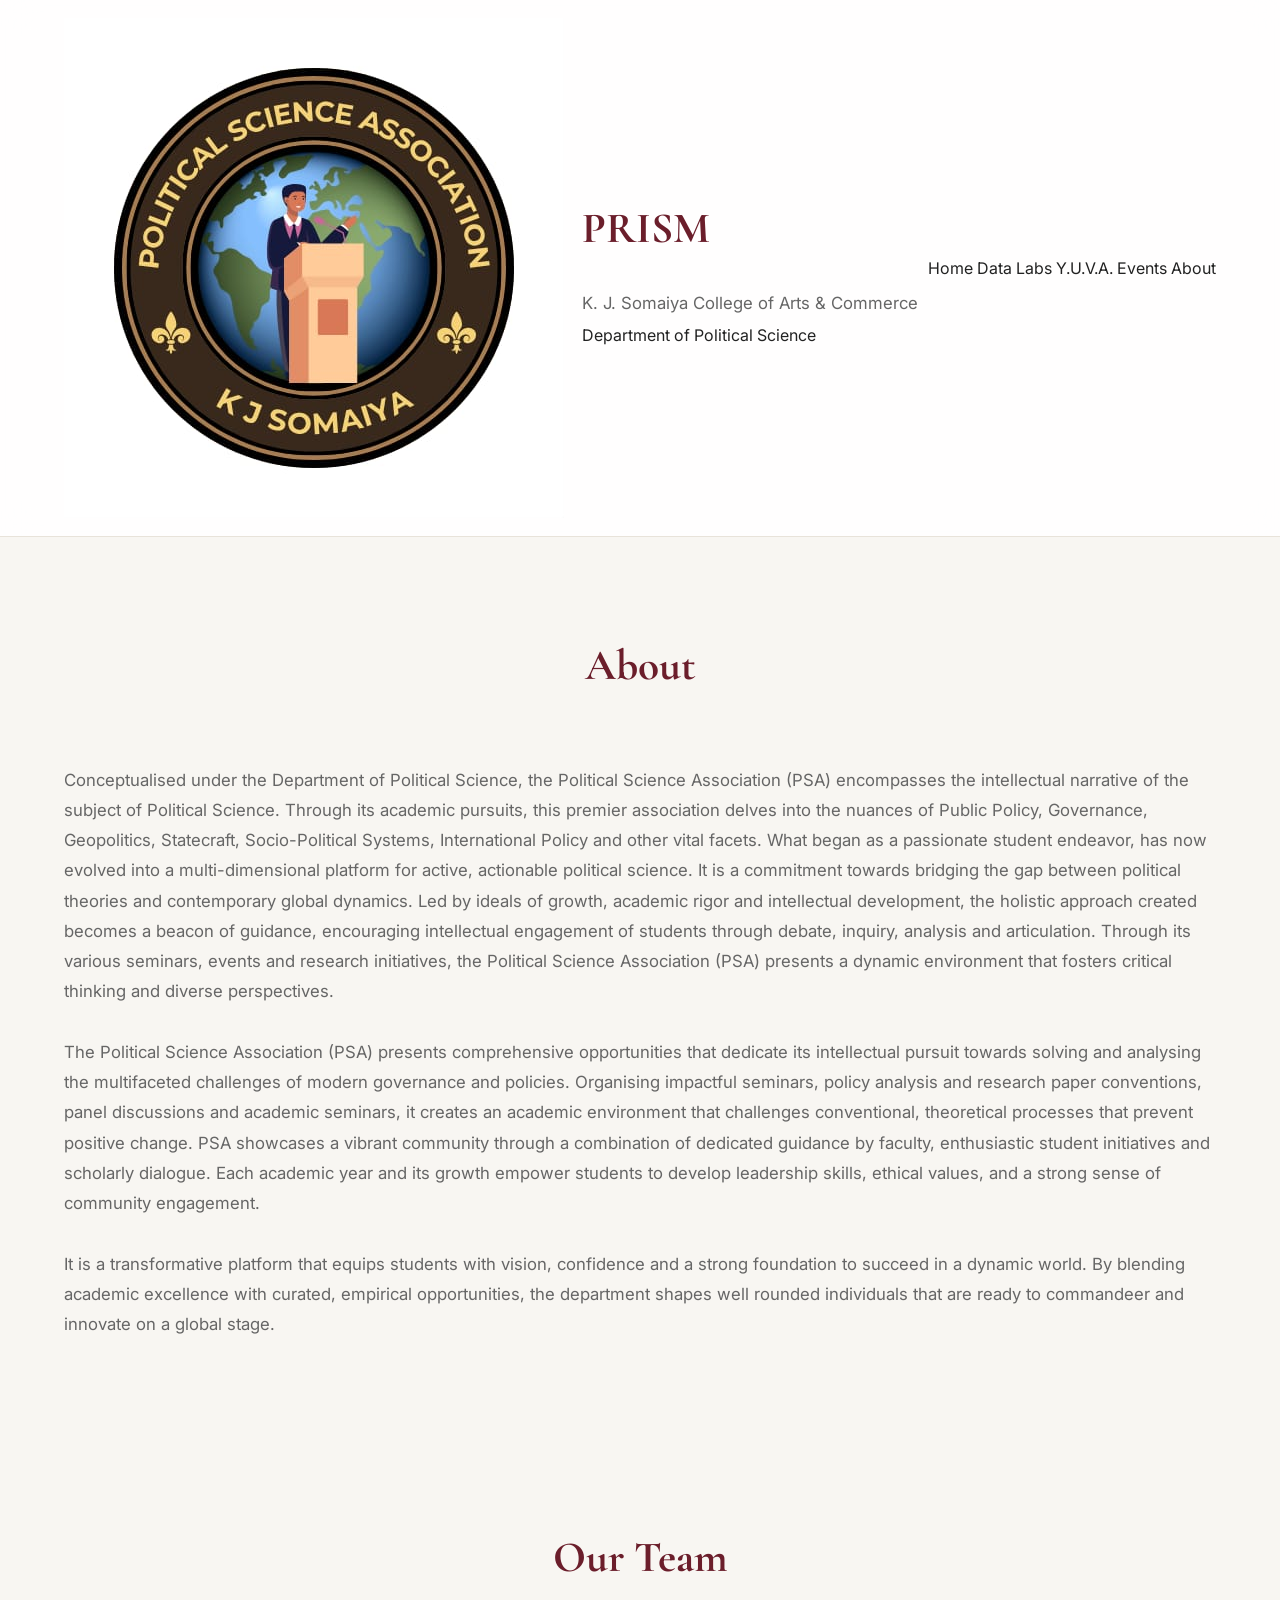
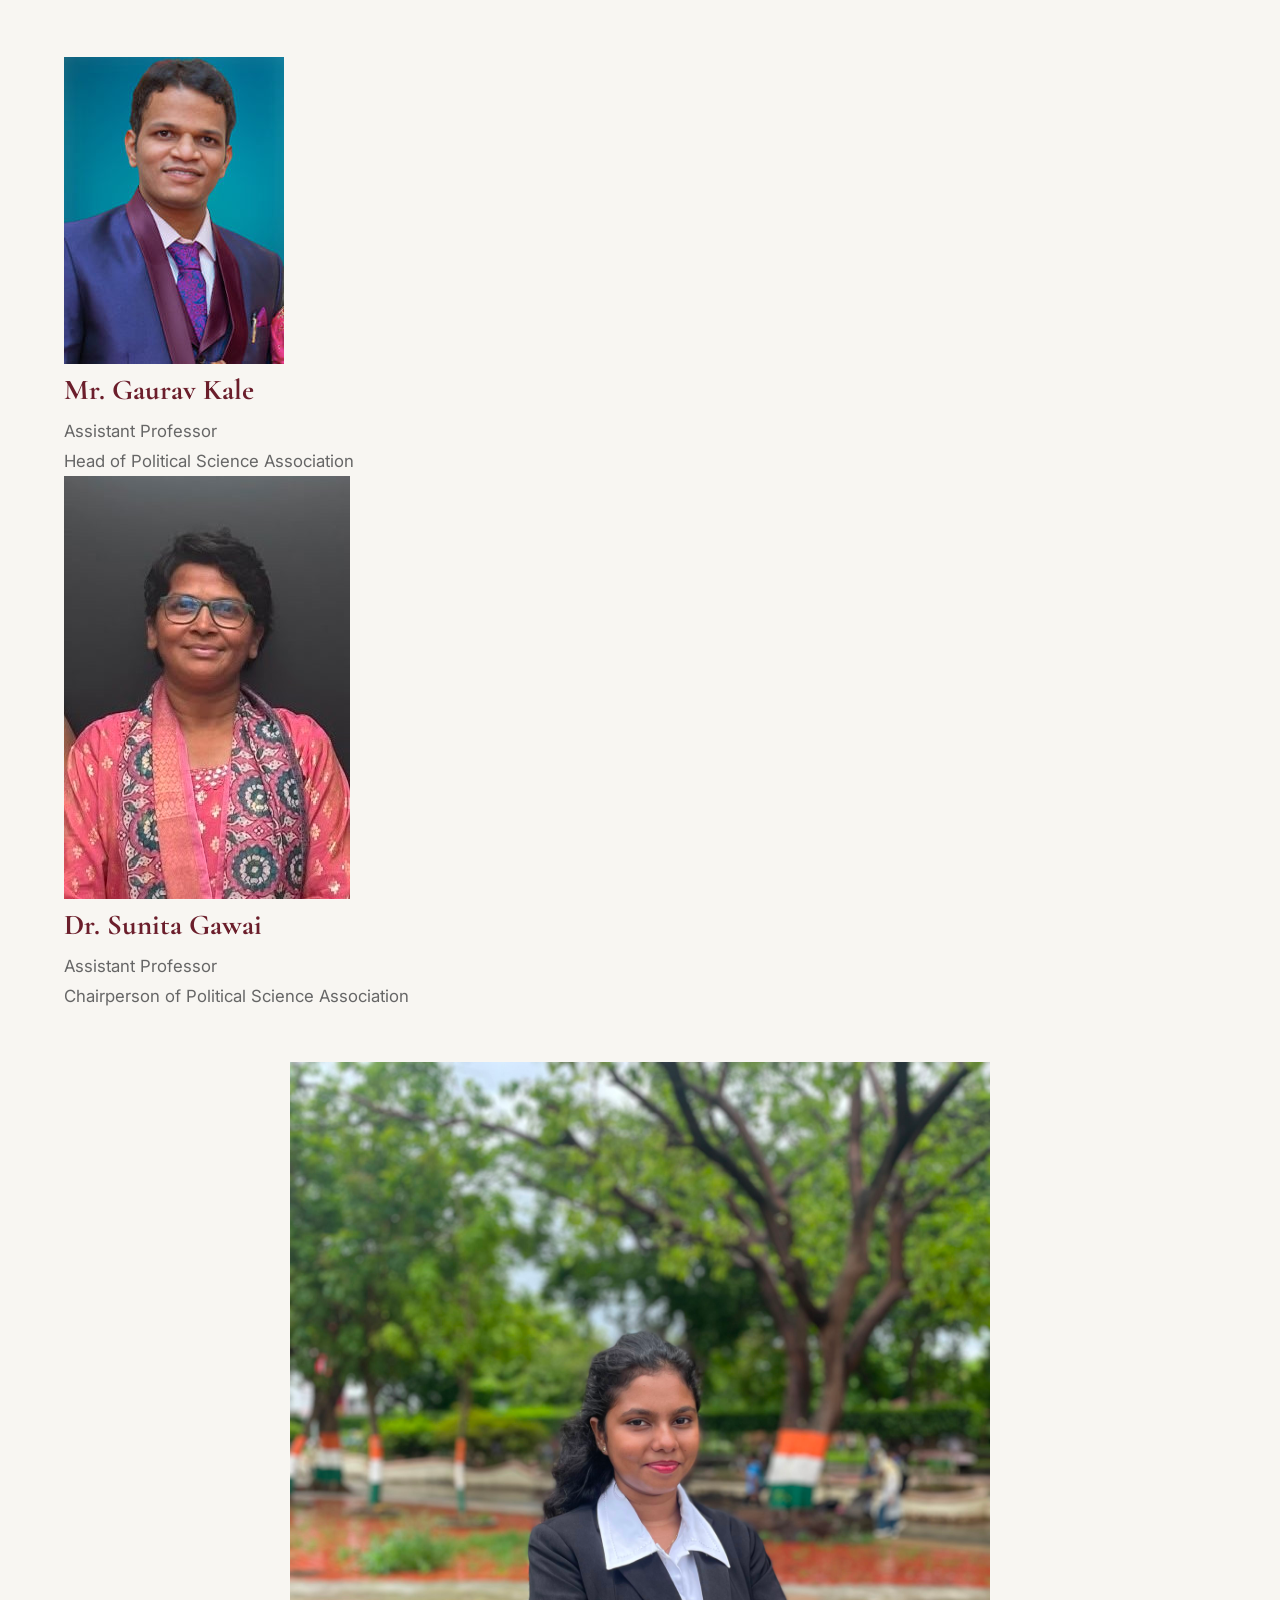
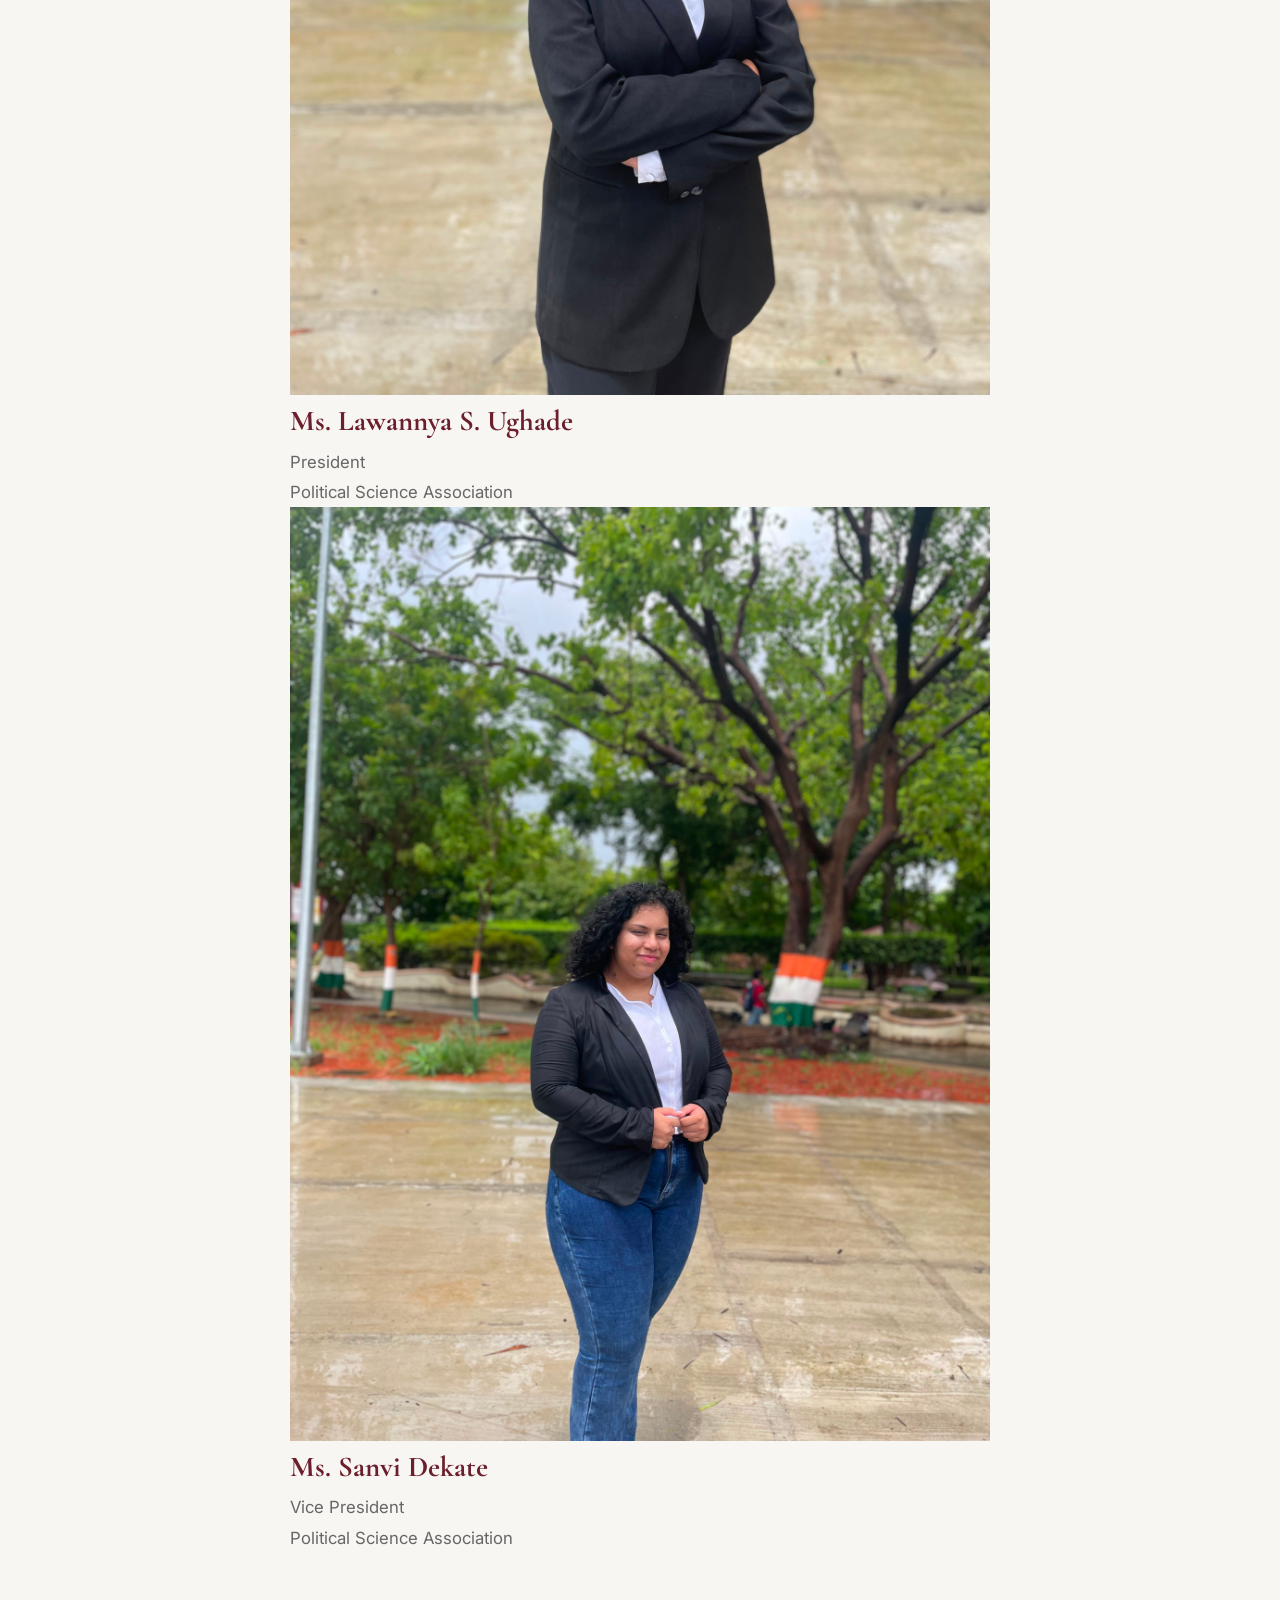
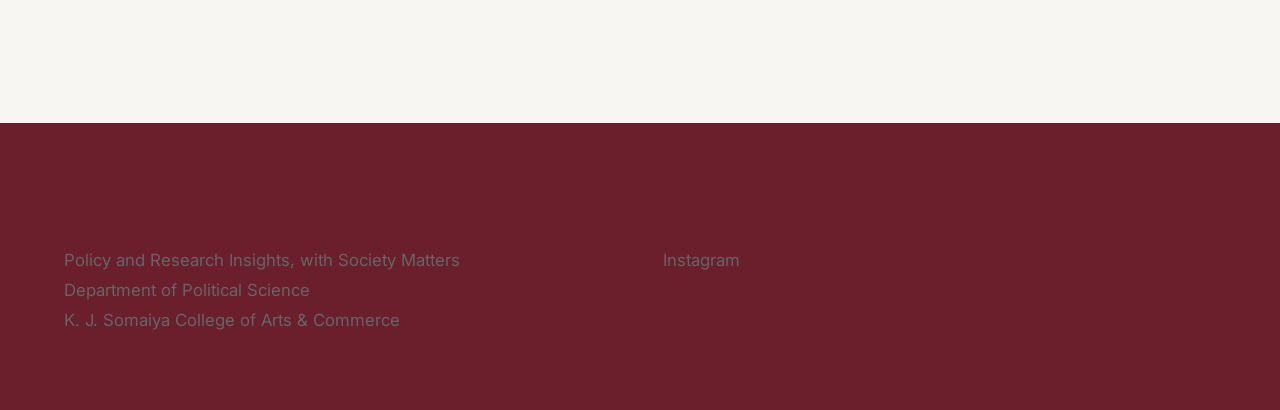
<file: pages/about.html>
<!DOCTYPE html>
<html lang="en">

<head>

<meta charset="UTF-8">

<meta name="viewport" content="width=device-width, initial-scale=1.0">

<title>About | PRISM</title>

<meta name="description" content="About the Department of Political Science.">

<link rel="preconnect" href="https://fonts.googleapis.com">

<link rel="preconnect" href="https://fonts.gstatic.com" crossorigin>

<link href="https://fonts.googleapis.com/css2?family=Cormorant+Garamond:wght@500;600;700&family=Inter:wght@300;400;500;600;700&display=swap" rel="stylesheet">

<link rel="stylesheet" href="../css/style.css">

</head>

<body>

<header class="header">

<div class="container navbar">

<a href="../index.html" class="logo">

<img src="../images/logo.png" alt="PRISM Logo">

<div class="logo-text">

<h2>PRISM</h2>

<p>K. J. Somaiya College of Arts & Commerce</p>

<span>Department of Political Science</span>

</div>

</a>

<nav class="nav-menu">

<a href="../index.html">Home</a>

<a href="datalabs.html">Data Labs</a>

<a href="yuva.html">Y.U.V.A.</a>

<a href="events.html">Events</a>

<a href="about.html" class="active">About</a>

</nav>

</div>

</header>

<main>

<section>

<div class="container">

<h2 class="section-title">

About

</h2>

<p class="section-description">

Conceptualised under the Department of Political Science, the Political Science Association (PSA) encompasses the intellectual narrative of the subject of Political Science. Through its academic pursuits, this premier association delves into the nuances of Public Policy, Governance, Geopolitics, Statecraft, Socio-Political Systems, International Policy and other vital facets. What began as a passionate student endeavor, has now evolved into a multi-dimensional platform for active, actionable political science. It is a commitment towards bridging the gap between political theories and contemporary global dynamics. Led by ideals of growth, academic rigor and intellectual development, the holistic approach created becomes a beacon of guidance, encouraging intellectual engagement of students through debate, inquiry, analysis and articulation. Through its various seminars, events and research initiatives, the Political Science Association (PSA) presents a dynamic environment that fosters critical thinking and diverse perspectives.

<br><br>

The Political Science Association (PSA) presents comprehensive opportunities that dedicate its intellectual pursuit towards solving and analysing the multifaceted challenges of modern governance and policies. Organising impactful seminars, policy analysis and research paper conventions, panel discussions and academic seminars, it creates an academic environment that challenges conventional, theoretical processes that prevent positive change. PSA showcases a vibrant community through a combination of dedicated guidance by faculty, enthusiastic student initiatives and scholarly dialogue. Each academic year and its growth empower students to develop leadership skills, ethical values, and a strong sense of community engagement.

<br><br>

It is a transformative platform that equips students with vision, confidence and a strong foundation to succeed in a dynamic world. By blending academic excellence with curated, empirical opportunities, the department shapes well rounded individuals that are ready to commandeer and innovate on a global stage.

</p>

</div>

</section>

<section>

<div class="container">

<h2 class="section-title">

Our Team

</h2>

<div class="cards-grid">

<div class="card">

<img src="../images/faculty/gaurav-kale.jpg" alt="Mr. Gaurav Kale">

<h3>Mr. Gaurav Kale</h3>

<p>Assistant Professor</p>

<p>Head of Political Science Association</p>

</div>

<div class="card">

<img src="../images/faculty/sunita-gawai.jpg" alt="Dr. Sunita Gawai">

<h3>Dr. Sunita Gawai</h3>

<p>Assistant Professor</p>

<p>Chairperson of Political Science Association</p>

</div>

</div>

<div class="cards-grid" style="max-width:700px; margin:50px auto 0; justify-content:center;">

<div class="card">

<img src="../images/faculty/lawannya-ughade.jpg" alt="Ms. Lawannya S. Ughade">

<h3>Ms. Lawannya S. Ughade</h3>

<p>President</p>

<p>Political Science Association</p>

</div>

<div class="card">

<img src="../images/faculty/sanvi-dekate.jpg" alt="Ms. Sanvi Dekate">

<h3>Ms. Sanvi Dekate</h3>

<p>Vice President</p>

<p>Political Science Association</p>

</div>

</div>

</div>

</section>

</main>

<footer class="footer">

<div class="container footer-grid">

<div>

<h3>PRISM</h3>

<p>Policy and Research Insights, with Society Matters</p>

<p>Department of Political Science</p>

<p>K. J. Somaiya College of Arts & Commerce</p>

</div>

<div>

<h3>Connect</h3>

<p>

<a href="https://www.instagram.com/kjsac_psa" target="_blank">

Instagram

</a>

</p>

<p>

<a href="https://www.linkedin.com/in/political-science-association-kj-somaiya-college-of-arts-and-commerce
</file>
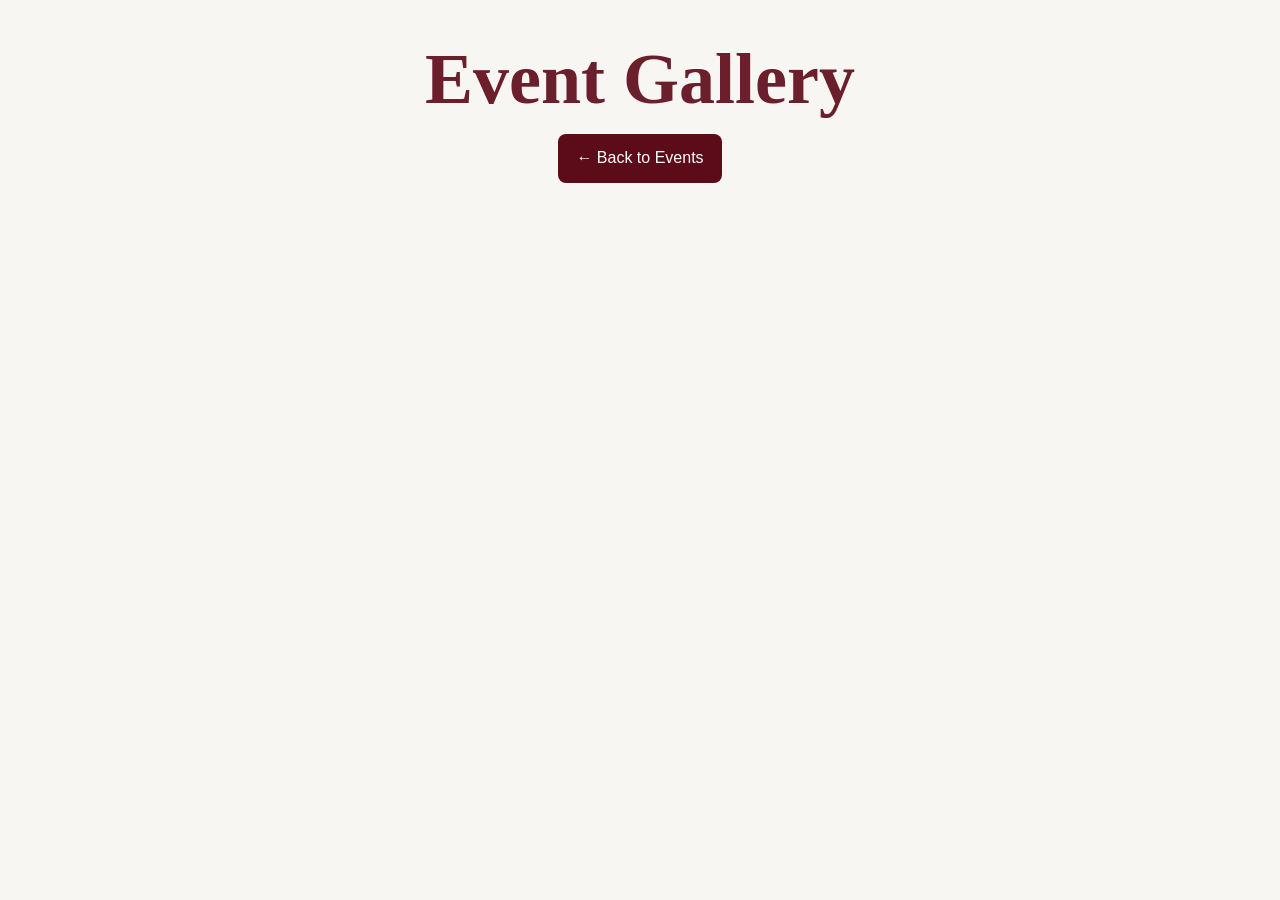
<file: pages/gallery.html>
<!DOCTYPE html>
<html lang="en">
<head>
    <meta charset="UTF-8">
    <meta name="viewport" content="width=device-width, initial-scale=1.0">
    <title>PRISM Gallery</title>

    <link rel="stylesheet" href="../css/style.css">
</head>

<body>

<header class="page-header">
    <h1 id="galleryTitle">Event Gallery</h1>

    <a href="events.html" class="back-btn">
        ← Back to Events
    </a>
</header>

<section class="gallery-container" id="gallery"></section>

<div class="lightbox" id="lightbox">

    <span class="close-btn">&times;</span>

    <button class="prev">&#10094;</button>

    <img id="lightboxImg">

    <button class="next">&#10095;</button>

</div>

<script>

const params = new URLSearchParams(window.location.search);
const event = params.get("event");

const gallery = document.getElementById("gallery");
const title = document.getElementById("galleryTitle");
const lightbox = document.getElementById("lightbox");
const lightboxImg = document.getElementById("lightboxImg");

let currentIndex = 0;

const events = {

aawaz:{
title:"Aawaz-e-Youth",
folder:"../images/aawaz/",
count:10
},

"youth-parliament":{
title:"Youth Parliament",
folder:"../images/youth-parliament/",
count:4
},

"farewell-2026":{
title:"Farewell 2026",
folder:"../images/farewell-2026/",
count:8
},

"psa-prelude":{
title:"PSA Prelude",
folder:"../images/psa-preleude/",
count:1
}

};

const data = events[event];

if(data){

title.innerText=data.title;

for(let i=1;i<=data.count;i++){

const img=document.createElement("img");

img.src=data.folder+i+".jpg";

img.alt=data.title;

img.classList.add("gallery-image");

img.onclick=()=>{

currentIndex=i;

lightbox.style.display="flex";

lightboxImg.src=img.src;

};

gallery.appendChild(img);

}

}

document.querySelector(".close-btn").onclick=()=>{

lightbox.style.display="none";

};
document.querySelector(".next").onclick = () => {

    if(currentIndex < data.count){

        currentIndex++;

    }else{

        currentIndex = 1;

    }

    lightboxImg.src = data.folder + currentIndex + ".jpg";

};

document.querySelector(".prev").onclick = () => {

    if(currentIndex > 1){

        currentIndex--;

    }else{

        currentIndex = data.count;

    }

    lightboxImg.src = data.folder + currentIndex + ".jpg";

};

lightbox.onclick = (e) => {

    if(e.target === lightbox){

        lightbox.style.display = "none";

    }

};

document.addEventListener("keydown", (e)=>{

    if(lightbox.style.display==="flex"){

        if(e.key==="ArrowRight"){

            document.querySelector(".next").click();

        }

        if(e.key==="ArrowLeft"){

            document.querySelector(".prev").click();

        }

        if(e.key==="Escape"){

            lightbox.style.display="none";

        }

    }

});

</script>

</body>
</html>
</file>
<file: css/style.css>
/* ======================================================
   PRISM WEBSITE
   Department of Political Science
   K. J. Somaiya College of Arts & Commerce (Autonomous)
   Reaccredited by NAAC with Grade 'A'
====================================================== */


/* ======================================================
   ROOT VARIABLES
====================================================== */

:root{

    --primary:#6B1E2B;
    --primary-dark:#4D1420;
    --accent:#C8A96A;

    --background:#F8F6F2;
    --surface:#FFFFFF;

    --text:#222222;
    --text-light:#666666;

    --border:#E8E3DA;

    --shadow:0 12px 35px rgba(0,0,0,.08);
    --shadow-hover:0 18px 45px rgba(0,0,0,.12);

    --radius:18px;

    --transition:.35s ease;

    --max-width:1200px;

}


/* ======================================================
   RESET
====================================================== */

*{
    margin:0;
    padding:0;
    box-sizing:border-box;
}

html{
    scroll-behavior:smooth;
}

body{

    font-family:'Inter',sans-serif;

    background:var(--background);

    color:var(--text);

    line-height:1.8;

    overflow-x:hidden;

}

img{

    max-width:100%;
    display:block;

}

a{

    text-decoration:none;

    color:inherit;

}

ul{

    list-style:none;

}


/* ======================================================
   TYPOGRAPHY
====================================================== */

h1,
h2,
h3,
h4{

    font-family:'Cormorant Garamond',serif;

    color:var(--primary);

    font-weight:700;

}

h1{

    font-size:4.5rem;

    line-height:1.1;

}

h2{

    font-size:2.7rem;

    margin-bottom:20px;

}

h3{

    font-size:1.8rem;

}

p{

    color:var(--text-light);

    font-size:1.05rem;

}


/* ======================================================
   LAYOUT
====================================================== */

.container{

    width:90%;

    max-width:var(--max-width);

    margin:auto;

}

section{

    padding:90px 0;

}

.section-title{

    text-align:center;

    margin-bottom:60px;

}

.section-title p{

    max-width:700px;

    margin:15px auto 0;

}


/* ======================================================
   HEADER
====================================================== */

.header{

    position:sticky;

    top:0;

    z-index:1000;

    background:rgba(255,255,255,.88);

    backdrop-filter:blur(18px);

    border-bottom:1px solid var(--border);

}


/* ======================================================
   NAVBAR
====================================================== */

.navbar{

    display:flex;

    justify-content:space-between;

    align-items:center;

    padding:18px 0;

}

.logo{

    display:flex;
    align-items:center;
    gap:18px;
    text-decoration:none;

}

.logo-image{

    width:60px;
    height:60px;
    object-fit:contain;
    display:block;
    margin:0;

}

.logo-text{

    display:flex;
    flex-direction:column;
    justify-content:center;

}

.logo-text h1{

    font-family:'Cormorant Garamond', serif;

    font-size:3rem;

    font-weight:700;

    color:var(--primary);

    margin:0;

    line-height:1;

}

.logo-text span{

    font-size:1rem;

    line-height:1.4;

    margin-top:6px;

}

.nav-links{

    display:flex;

    gap:35px;

    align-items:center;

}

.nav-links a{

    font-weight:600;

    position:relative;

    transition:var(--transition);

}

.nav-links a:hover{

    color:var(--primary);

}

.nav-links a.active{

    color:var(--primary);

}

.nav-links a::after{

    content:"";

    position:absolute;

    left:0;

    bottom:-8px;

    width:0;

    height:2px;

    background:var(--primary);

    transition:var(--transition);

}

.nav-links a:hover::after,
.nav-links a.active::after{

    width:100%;

}

.menu-toggle{

    display:none;

    background:none;

    border:none;

    font-size:1.5rem;

    cursor:pointer;

    color:var(--primary);

}


/* ======================================================
   HERO
====================================================== */

.hero{

    min-height:85vh;

    display:flex;

    align-items:center;

    text-align:center;

}

.hero-content{

    max-width:900px;

    margin:auto;

}

.hero-tag{

    color:var(--accent);

    text-transform:uppercase;

    letter-spacing:3px;

    font-size:.95rem;

    font-weight:600;

    margin-bottom:20px;

}

.hero h1{

    margin-bottom:15px;

}

.hero h2{

    color:var(--text);

    font-size:2rem;

    font-weight:500;

    margin-bottom:30px;

}

.hero-college{

    font-size:1.05rem;

    line-height:1.9;

    color:var(--text-light);

}


/* ======================================================
   COMMON CARDS
====================================================== */

.about-card,
.platform-card{

    background:var(--surface);

    border-radius:var(--radius);

    padding:35px;

    border:1px solid var(--border);

    box-shadow:var(--shadow);

    transition:var(--transition);

}

.about-card:hover,
.platform-card:hover{

    transform:translateY(-8px);

    box-shadow:var(--shadow-hover);

}
/* ======================================================
   ABOUT PRISM
====================================================== */

.about-prism{

    background:var(--background);

}

.about-card{

    max-width:900px;

    margin:0 auto;

}

.about-card p{

    margin-bottom:20px;

    text-align:justify;

}

.about-card p:last-child{

    margin-bottom:0;

}

.about-card strong{

    color:var(--primary);

    font-size:1.15rem;

}


/* ======================================================
   OUR PLATFORMS
====================================================== */

.platforms{

    background:#FDFCF9;

}

.platform-grid{

    display:grid;

    grid-template-columns:repeat(auto-fit,minmax(260px,1fr));

    gap:30px;

    margin-top:50px;

}

.platform-card{

    display:flex;

    flex-direction:column;

    justify-content:space-between;

    min-height:320px;

    text-align:left;

    color:inherit;

    overflow:hidden;

    position:relative;

}

.platform-card::before{

    content:"";

    position:absolute;

    top:0;

    left:0;

    width:100%;

    height:5px;

    background:var(--primary);

    transform:scaleX(0);

    transform-origin:left;

    transition:var(--transition);

}

.platform-card:hover::before{

    transform:scaleX(1);

}

.platform-card i{

    font-size:2.4rem;

    color:var(--primary);

    margin-bottom:25px;

}

.platform-card h3{

    margin-bottom:15px;

}

.platform-card p{

    margin-bottom:35px;

    flex-grow:1;

}

.platform-card span{

    font-weight:600;

    color:var(--primary);

    transition:var(--transition);

}

.platform-card:hover span{

    letter-spacing:1px;

}


/* ======================================================
   BUTTONS
====================================================== */

.card-btn,
.primary-btn,
.secondary-btn{

    display:inline-flex;

    align-items:center;

    justify-content:center;

    gap:10px;

    padding:14px 30px;

    border-radius:50px;

    font-weight:600;

    transition:var(--transition);

    cursor:pointer;

}

.primary-btn{

    background:var(--primary);

    color:#fff;

    border:2px solid var(--primary);

}

.primary-btn:hover{

    background:var(--primary-dark);

    border-color:var(--primary-dark);

}

.secondary-btn{

    background:#fff;

    color:var(--primary);

    border:2px solid var(--primary);

}

.secondary-btn:hover{

    background:var(--primary);

    color:#fff;

}

.card-btn{

    background:var(--primary);

    color:#fff;

    width:max-content;

}

.card-btn:hover{

    background:var(--primary-dark);

}


/* ======================================================
   LINKS
====================================================== */

a{

    transition:var(--transition);

}

a:hover{

    color:var(--primary);

}


/* ======================================================
   ICON STYLES
====================================================== */

.platform-icon{

    width:70px;

    height:70px;

    border-radius:18px;

    background:rgba(107,30,43,.08);

    display:flex;

    align-items:center;

    justify-content:center;

    margin-bottom:25px;

}

.platform-icon i{

    margin:0;

}


/* ======================================================
   SIMPLE ANIMATIONS
====================================================== */

@keyframes fadeUp{

    from{

        opacity:0;

        transform:translateY(30px);

    }

    to{

        opacity:1;

        transform:translateY(0);

    }

}

.hero-content,
.about-card,
.platform-card{

    animation:fadeUp .8s ease both;

}


/* ======================================================
   CUSTOM SCROLLBAR
====================================================== */

::-webkit-scrollbar{

    width:10px;

}

::-webkit-scrollbar-track{

    background:#EFEAE2;

}

::-webkit-scrollbar-thumb{

    background:var(--primary);

    border-radius:20px;

}

::-webkit-scrollbar-thumb:hover{

    background:var(--primary-dark);

}
/* ======================================================
   DEPARTMENT PAGE
====================================================== */

.department-header{

    background:linear-gradient(135deg,#6B1E2B,#4D1420);

    color:#fff;

    text-align:center;

    padding:110px 0;

}

.department-header h1{

    color:#fff;

    font-size:4rem;

    margin-bottom:15px;

}

.department-header h2{

    color:#F4E9DA;

    font-size:2rem;

    font-weight:500;

    margin-bottom:25px;

}

.department-header p{

    color:#F8F6F2;

    font-size:1.05rem;

    line-height:1.8;

}

.department-divider{

    width:140px;

    height:4px;

    background:var(--accent);

    margin:35px auto 0;

    border-radius:20px;

}


/* ======================================================
   CONTENT SECTIONS
====================================================== */

.department-section{

    padding:90px 0;

}

.department-content{

    max-width:950px;

    margin:0 auto;

    background:#fff;

    border:1px solid var(--border);

    border-radius:var(--radius);

    padding:45px;

    box-shadow:var(--shadow);

}

.department-content p{

    text-align:justify;

    margin-bottom:22px;

}

.department-content p:last-child{

    margin-bottom:0;

}


/* ======================================================
   TEAM SECTION
====================================================== */

.team-section{

    background:#FDFCF9;

}

.team-title{

    text-align:center;

    margin-bottom:60px;

}

.team-title h2{

    margin-bottom:15px;

}


/* ======================================================
   TEAM GRID
====================================================== */

.team-grid{

    display:grid;

    grid-template-columns:repeat(auto-fit,minmax(260px,1fr));

    gap:35px;

}


/* ======================================================
   MEMBER CARD
====================================================== */
.member-card{

    background:#fff;

    border:1px solid var(--border);

    border-radius:var(--radius);

    padding:35px;

    box-shadow:var(--shadow);

    transition:var(--transition);

    display:flex;

    flex-direction:column;

    align-items:center;

    text-align:center;

}

.member-photo{

    width:95px;

    height:95px;

    object-fit:cover;

    border-radius:50%;

    border:3px solid var(--primary);

    display:block;

    margin:0 auto 20px;

}

 

/* ======================================================
   FACULTY & STUDENT COUNCIL
====================================================== */

.team-category{

    margin-bottom:70px;

}

.team-category:last-child{

    margin-bottom:0;

}

.team-category h2{

    text-align:center;

    margin-bottom:40px;

}


/* ======================================================
   SECTION SPACING
====================================================== */

.about-department{

    background:var(--background);

}

.about-psa{

    background:#FDFCF9;

}


/* ======================================================
   HOVER EFFECTS
====================================================== */

.department-content:hover{

    box-shadow:var(--shadow-hover);

    transition:var(--transition);

}

.member-avatar{

    transition:var(--transition);

}

.member-card:hover .member-avatar{

    transform:scale(1.08);

    background:rgba(107,30,43,.15);

}


/* ======================================================
   RESPONSIVE
====================================================== */

@media (max-width:768px){

    .department-header{

        padding:80px 0;

    }

    .department-header h1{

        font-size:2.8rem;

    }

    .department-header h2{

        font-size:1.6rem;

    }

    .department-content{

        padding:30px;

    }

    .team-grid{

        grid-template-columns:1fr;

    }

}
/* ======================================================
   DATALABS PAGE
====================================================== */

.datalabs{

    background:var(--background);

}

.datalabs-intro{

    max-width:900px;

    margin:0 auto 70px;

    padding:40px;

    background:var(--surface);

    border:1px solid var(--border);

    border-radius:var(--radius);

    box-shadow:var(--shadow);

}

.datalabs-intro p{

    text-align:justify;

}

.domain-section{

    margin-bottom:80px;

    width:100%;

}

.domain-section:last-child{

    margin-bottom:0;

}

.domain-title{

    display:flex;

    justify-content:center;

    align-items:center;

    margin-bottom:40px;

    width:100%;

}

.domain-title h2{

    margin:0;

    text-align:center;

}

.domain-grid{

    display:grid;

    grid-template-columns:repeat(auto-fit, minmax(420px, 1fr));

    gap:30px;

    align-items:start;

}

.domain-card{

    background:var(--surface);

    border:1px solid var(--border);

    border-radius:var(--radius);

    padding:30px;

    box-shadow:var(--shadow);

    transition:var(--transition);

}

.domain-card:hover{

    transform:translateY(-8px);

    box-shadow:var(--shadow-hover);

}

.domain-card h3{

    margin-bottom:15px;

}

.domain-card p{

    margin-bottom:25px;

}

.domain-card .card-btn{

    margin-top:auto;

}


/* ======================================================
   Y.U.V.A. PAGE
====================================================== */

.yuva{

    background:#FDFCF9;

}

.yuva-intro{

    max-width:900px;

    margin:0 auto 60px;

    background:#fff;

    border:1px solid var(--border);

    border-radius:var(--radius);

    padding:40px;

    box-shadow:var(--shadow);

}

.yuva-intro p{

    text-align:justify;

}

.newsletter-grid{

    display:grid;
grid-template-columns:repeat(auto-fit,minmax(260px,320px));

justify-content:center;
    gap:35px;

}

.newsletter-card{

    background:#fff;

    border:1px solid var(--border);

    border-radius:var(--radius);

    overflow:hidden;

    box-shadow:var(--shadow);

    transition:var(--transition);

}

.newsletter-card:hover{

    transform:translateY(-10px);

    box-shadow:var(--shadow-hover);

}
.newsletter-card h3{

    margin:20px 0 10px;

    text-align:center;

}

.newsletter-card p{

    padding:0 20px;

    margin-bottom:20px;

    text-align:center;

    color:var(--text-light);

}
.newsletter-card{

    background:#fff;

    border:1px solid var(--border);

    border-radius:var(--radius);

    overflow:hidden;

    box-shadow:var(--shadow);

    transition:var(--transition);

    padding-bottom:25px;

}
.newsletter-cover{

    width:220px;

    height:300px;

    object-fit:cover;

    display:block;

    margin:25px auto 15px;

    border-radius:10px;

    box-shadow:0 8px 20px rgba(0,0,0,0.15);

}

.newsletter-content{

    padding:30px;

}

.newsletter-content h3{

    margin-bottom:12px;

}

.newsletter-meta{

    margin-bottom:25px;

    color:var(--text-light);

    font-size:.95rem;

    line-height:1.8;

}

.newsletter-buttons{

    display:flex;

    justify-content:center;

    gap:15px;

    flex-wrap:wrap;

    padding-bottom:20px;

}


/* ======================================================
   EVENTS PAGE
====================================================== */

.events{

    background:var(--background);

}

.events-grid{

    display:grid;

    grid-template-columns:repeat(auto-fit,minmax(280px,1fr));

    gap:35px;

}

.event-card{

    background:#fff;

    border:1px solid var(--border);

    border-radius:var(--radius);

    overflow:hidden;

    box-shadow:var(--shadow);

    transition:var(--transition);

}

.event-card:hover{

    transform:translateY(-10px);

    box-shadow:var(--shadow-hover);

}

.event-image{

    height:220px;

    background:#E9E4DB;

    display:flex;

    align-items:center;

    justify-content:center;

    font-size:3rem;

    color:var(--primary);

}

.event-content{

    padding:30px;

}

.event-content h3{

    margin-bottom:15px;

}

.event-content p{

    margin-bottom:25px;

}

.gallery-btn{

    display:inline-flex;

    align-items:center;

    justify-content:center;

    padding:12px 26px;

    background:var(--primary);

    color:#fff;

    border-radius:40px;

    font-weight:600;

    transition:var(--transition);

}

.gallery-btn:hover{

    background:var(--primary-dark);

}


/* ======================================================
   COMMON PAGE ANIMATIONS
====================================================== */

.domain-card,
.newsletter-card,
.event-card{

    animation:fadeUp .8s ease both;

}
/* ======================================================
   FOOTER
====================================================== */

.footer{

    background:var(--primary);

    color:#fff;

    padding:70px 0 25px;

    margin-top:80px;

}

.footer-grid{

    display:grid;

    grid-template-columns:repeat(auto-fit,minmax(240px,1fr));

    gap:45px;

    margin-bottom:50px;

}

.footer-column h3{

    color:#fff;

    margin-bottom:20px;

    font-size:1.7rem;

}

.footer-column p{

    color:rgba(255,255,255,.82);

    margin-bottom:12px;

    line-height:1.8;

}

.footer-column ul{

    padding:0;

}

.footer-column ul li{

    margin-bottom:14px;

}

.footer-column ul li a{

    color:rgba(255,255,255,.82);

    transition:var(--transition);

}

.footer-column ul li a:hover{

    color:#fff;

    padding-left:8px;

}


/* ======================================================
   SOCIAL BUTTONS
====================================================== */

.social-links{

    display:flex;

    flex-direction:column;

    gap:15px;

}

.social-btn{

    display:flex;

    align-items:center;

    gap:12px;

    padding:14px 18px;

    border-radius:50px;

    background:rgba(255,255,255,.08);

    color:#fff;

    border:1px solid rgba(255,255,255,.15);

    transition:var(--transition);

}

.social-btn i{

    width:24px;

    text-align:center;

    font-size:1.1rem;

}

.social-btn:hover{

    background:#fff;

    color:var(--primary);

    transform:translateX(8px);

}


/* ======================================================
   FOOTER BOTTOM
====================================================== */

.footer-bottom{

    border-top:1px solid rgba(255,255,255,.18);

    padding-top:25px;

    text-align:center;

}

.footer-bottom p{

    color:rgba(255,255,255,.72);

    font-size:.92rem;

    margin-bottom:8px;

}


/* ======================================================
   UTILITIES
====================================================== */

.text-center{

    text-align:center;

}

.mt-1{margin-top:10px;}
.mt-2{margin-top:20px;}
.mt-3{margin-top:30px;}
.mt-4{margin-top:40px;}
.mt-5{margin-top:50px;}

.mb-1{margin-bottom:10px;}
.mb-2{margin-bottom:20px;}
.mb-3{margin-bottom:30px;}
.mb-4{margin-bottom:40px;}
.mb-5{margin-bottom:50px;}


/* ======================================================
   RESPONSIVE DESIGN
====================================================== */

@media (max-width:992px){

    h1{

        font-size:3.5rem;

    }

    h2{

        font-size:2.3rem;

    }

    .hero{

        min-height:70vh;

    }

}


@media (max-width:768px){

    .navbar{

        flex-wrap:wrap;

        gap:20px;

    }

    .menu-toggle{

        display:block;

        margin-left:auto;

    }

    .nav-links{

        display:none;

        width:100%;

        flex-direction:column;

        align-items:flex-start;

        gap:18px;

        padding-top:20px;

    }

    .nav-links.active{

        display:flex;

    }

    h1{

        font-size:2.8rem;

    }

    h2{

        font-size:2rem;

    }

    .hero h2{

        font-size:1.5rem;

    }

    section{

        padding:70px 0;

    }

    .about-card,
    .department-content,
    .datalabs-intro,
    .yuva-intro{

        padding:28px;

    }

    .platform-grid,
    .team-grid,
    .domain-grid,
    .newsletter-grid,
    .events-grid,
    .footer-grid{

        grid-template-columns:1fr;

    }

    .newsletter-actions{

        flex-direction:column;

    }

    .card-btn,
    .gallery-btn,
    .primary-btn,
    .secondary-btn{

        width:100%;

        justify-content:center;

    }

}


@media (max-width:480px){

    .container{

        width:92%;

    }

    h1{

        font-size:2.3rem;

    }

    h2{

        font-size:1.7rem;

    }

    .logo h1{

        font-size:1.6rem;

    }

    .logo span{

        font-size:.72rem;

    }

    .hero-tag{

        font-size:.80rem;

        letter-spacing:2px;

    }

    .hero-college{

        font-size:.95rem;

    }

    .footer{

        text-align:center;

    }

    .social-btn{

        justify-content:center;

    }

}

/* ===== Gallery ===== */

.page-header{
text-align:center;
padding:40px 20px;
}

.back-btn{
display:inline-block;
margin-top:15px;
padding:10px 18px;
background:#5c0b19;
color:#fff;
text-decoration:none;
border-radius:8px;
}

.back-btn:hover{
background:#7d1125;
}

.gallery-container{
display:grid;
grid-template-columns:repeat(auto-fit,minmax(250px,1fr));
gap:20px;
padding:40px;
}

.gallery-image{
width:100%;
height:250px;
object-fit:cover;
border-radius:12px;
cursor:pointer;
transition:.3s;
box-shadow:0 4px 12px rgba(0,0,0,.2);
}

.gallery-image:hover{
transform:scale(1.04);
}

.lightbox{
display:none;
position:fixed;
top:0;
left:0;
width:100%;
height:100%;
background:rgba(0,0,0,.9);
justify-content:center;
align-items:center;
z-index:9999;
}

.lightbox img{
max-width:90%;
max-height:85%;
border-radius:10px;
}

.close-btn{
position:absolute;
top:20px;
right:35px;
font-size:40px;
color:#fff;
cursor:pointer;
}

.prev,
.next{
position:absolute;
top:50%;
transform:translateY(-50%);
background:none;
border:none;
font-size:50px;
color:#fff;
cursor:pointer;
padding:15px;
}

.prev{
left:20px;
}

.next{
right:20px;
}

@media(max-width:768px){

.gallery-container{
padding:20px;
}

.gallery-image{
height:200px;
}

.prev,
.next{
font-size:36px;
}

}
.btn-secondary{

    display:inline-block;

    padding:12px 24px;

    background:#444;

    color:#fff;

    text-decoration:none;

    border-radius:8px;

    transition:.3s;

}

.btn-secondary:hover{

    background:#222;

}
.latest-badge{

    position:absolute;

    top:15px;

    right:15px;

    background:#7A1F1F;

    color:#fff;

    padding:8px 14px;

    border-radius:30px;

    font-size:.8rem;

    font-weight:600;

    z-index:2;

}

.newsletter-card{

    position:relative;

}
/* ===========================
   DATALABS DATASET CARDS
=========================== */

.dataset-card{

    background:#1f2937;

    color:#fff;

    border-radius:16px;

    padding:28px;

    box-shadow:0 10px 25px rgba(0,0,0,.18);

    transition:.3s;

    border:1px solid rgba(255,255,255,.08);

}

.dataset-card:hover{

    transform:translateY(-8px);

    box-shadow:0 18px 35px rgba(0,0,0,.25);

}

.dataset-badge{

    display:inline-block;

    background:#0f766e;

    color:#fff;

    padding:7px 14px;

    border-radius:25px;

    font-size:.75rem;

    font-weight:700;

    letter-spacing:.5px;

    margin-bottom:18px;

    text-transform:uppercase;

}

.dataset-card h3{

    font-size:1.45rem;

    margin-bottom:15px;

    color:#fff;

}

.dataset-card p{

    color:#d1d5db;

    line-height:1.7;

    margin-bottom:22px;

    text-align:left;

}
.dataset-card{

    max-width:540px;

    width:100%;

    margin:auto;

}
.dataset-tags{

    display:flex;

    flex-wrap:wrap;

    gap:10px;

    margin-bottom:25px;

}

.dataset-tags span{

    background:#374151;

    color:#fff;

    padding:6px 12px;

    border-radius:20px;

    font-size:.85rem;

}

.dataset-info{

    display:grid;

    grid-template-columns:repeat(3,1fr);

    gap:15px;

    margin-bottom:25px;

    padding:15px;

    background:#111827;

    border-radius:10px;

    font-size:.9rem;

}

.dataset-info span{

    color:#d1d5db;

}

.dataset-footer{

    display:flex;

    justify-content:space-between;

    align-items:center;

    margin-top:10px;

}

.verified{

    color:#22c55e;

    font-weight:600;

}
.dataset-buttons{

    display:flex;

    gap:10px;

    flex-wrap:wrap;

    justify-content:flex-end;

}

.overview-btn,
.download-btn{

    display:inline-flex;

    align-items:center;

    justify-content:center;

    padding:10px 16px;

    border-radius:8px;

    font-size:.9rem;

    font-weight:600;

    text-decoration:none;

    transition:.3s;

    white-space:nowrap;

}

.overview-btn{

    background:#374151;

    color:#fff;

}

.overview-btn:hover{

    background:#4b5563;

}

.download-btn{

    background:#b08900;

    color:#fff;

}

.download-btn:hover{

    background:#d4a017;

}

@media(max-width:768px){

.dataset-info{

grid-template-columns:1fr;

}

.dataset-footer{

flex-direction:column;

gap:18px;

align-items:flex-start;

}

}
.dataset-search{

    max-width:700px;

    margin:40px auto;

    position:relative;

}

.dataset-search input{

    width:100%;

    padding:16px 55px 16px 20px;

    border-radius:50px;

    border:2px solid #d1d5db;

    font-size:16px;

    outline:none;

    transition:.3s;

}

.dataset-search input:focus{

    border-color:#0f766e;

    box-shadow:0 0 0 4px rgba(15,118,110,.15);

}

.dataset-search i{

    position:absolute;

    right:22px;

    top:50%;

    transform:translateY(-50%);

    color:#777;

}
</file>
